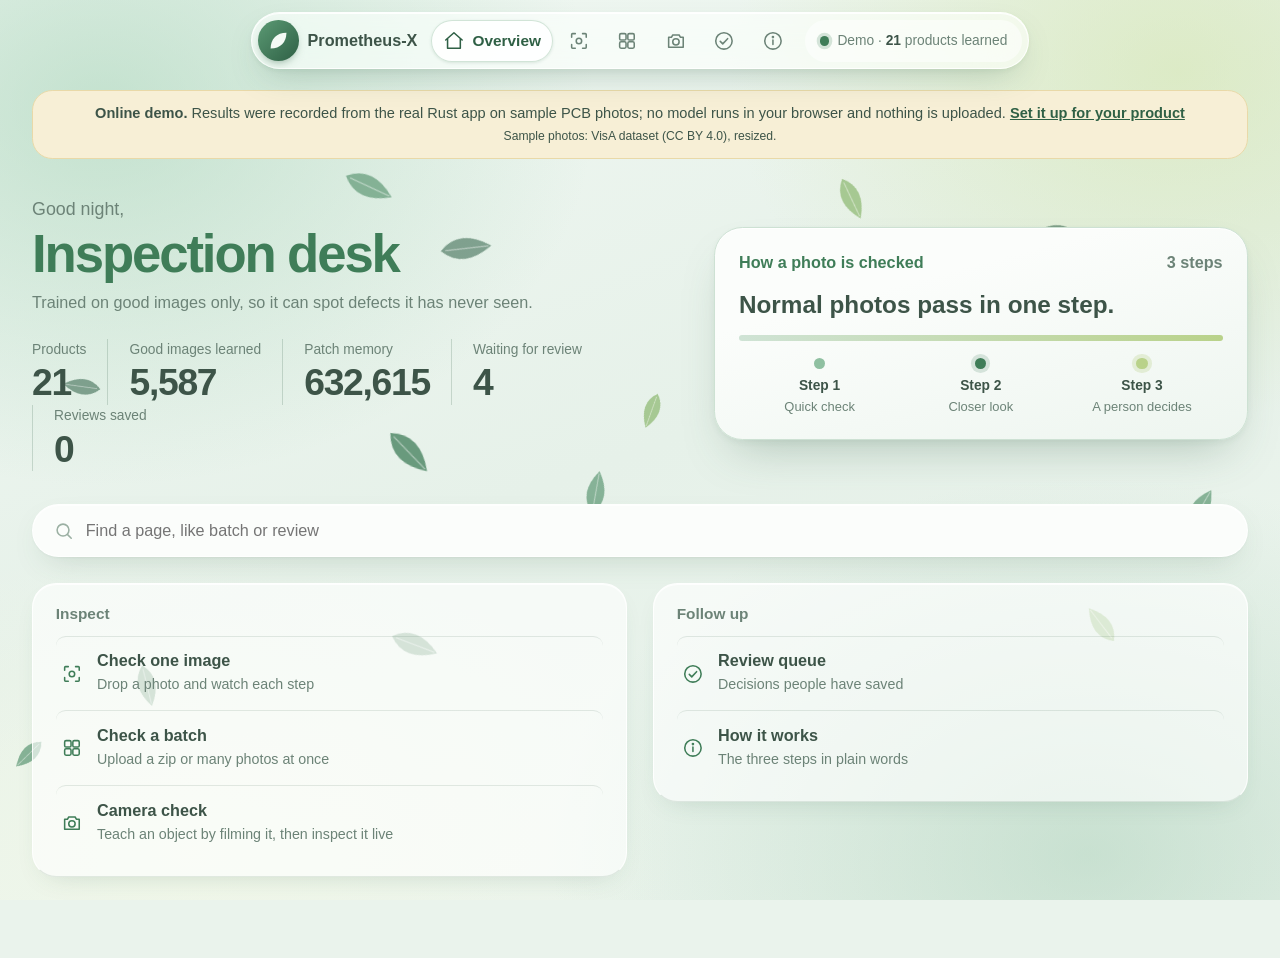
<file: index.html>
<!DOCTYPE html>
<html lang="en">
<head>
  <meta charset="utf-8">
  <meta name="viewport" content="width=device-width, initial-scale=1.0">
  <title>Prometheus-X | Live Demo</title>
  <link rel="stylesheet" href="style.css">
  <link rel="stylesheet" href="demo.css">
</head>
<body>
  <header class="island">
    <a class="brand" href="#/" aria-label="Prometheus-X home">
      <span class="brand-mark"><svg class="icon" viewBox="0 0 24 24" aria-hidden="true"><path d="M3 21C3 10 10 3 21 3c0 11-7 18-18 18z"/></svg></span>
      <b>Prometheus-X</b>
    </a>
    <nav class="tabs" id="tabs">
      <span class="glide" id="glide"></span>
      <a class="tab" href="#/" data-route="/"></a>
      <a class="tab" href="#/check" data-route="/check"></a>
      <a class="tab" href="#/batch" data-route="/batch"></a>
      <a class="tab" href="#/camera" data-route="/camera"></a>
      <a class="tab" href="#/review" data-route="/review"></a>
      <a class="tab" href="#/how" data-route="/how"></a>
    </nav>
    <div class="status-pill" id="status-pill"><i class="status-dot"></i><span>Connecting&hellip;</span></div>
  </header>

  <div class="toasts" id="toasts" aria-live="polite"></div>
  <p class="demo-bar"><b>Online demo.</b> Results were recorded from the real Rust app on sample PCB photos; no model runs in your browser and nothing is uploaded. <a href="https://github.com/neonjava/prometheus-x#set-it-up-for-your-industry">Set it up for your product</a><br><small>Sample photos: VisA dataset (CC BY 4.0), resized.</small></p>
  <main id="view"></main>

  <script src="leaves.js"></script>
  <script type="module" src="js/app.js"></script>
  <script type="module" src="demo.js"></script>
</body>
</html>
</file>
<file: style.css>
/* Prometheus-X UI. Soft light glass in white and green, after the GMU ERP design brief. */
:root {
  --green: #3f7d58;
  --green-deep: #2f6045;
  --green-tint: #e6f1e9;
  --green-line: #cde1d3;
  --green-bar: #8fc0a1;
  --lime: #b9d28a;

  --bg: #eaf3ec;
  --surface: #fbfdfb;
  --surface-2: #eef5ef;
  --surface-3: #dfeae2;
  --border: #d5e4d9;

  --text: #3d5448;
  --text-2: #6c8377;
  --text-3: #9bb0a3;

  --ok: #3f7d58;
  --ok-bg: #e4f1e8;
  --ok-line: #c3dccb;
  --warn: #a98433;
  --warn-bg: #f7efd6;
  --warn-line: #e9d9a8;
  --danger: #b0605a;
  --danger-bg: #f7e7e4;
  --danger-line: #ebcdc8;

  --glass: rgba(255, 255, 255, 0.66);
  --glass-strong: rgba(255, 255, 255, 0.8);
  --glass-line: rgba(255, 255, 255, 0.85);
  --glass-edge: rgba(70, 110, 85, 0.14);
  --glass-shadow: inset 0 1px 0 rgba(255, 255, 255, 0.85), 0 1px 2px rgba(60, 100, 75, 0.05),
    0 12px 32px -14px rgba(60, 100, 75, 0.26);
  --glass-lift: inset 0 1px 0 rgba(255, 255, 255, 0.9), 0 2px 6px rgba(60, 100, 75, 0.07),
    0 24px 48px -20px rgba(60, 100, 75, 0.34);

  --r-xl: 1.75rem;
  --r-lg: 1.25rem;
  --r-md: 0.85rem;
  --r-pill: 999px;

  --ease: cubic-bezier(0.2, 0.8, 0.2, 1);
  --spring: cubic-bezier(0.34, 1.4, 0.64, 1);
}

* { box-sizing: border-box; margin: 0; padding: 0; }
html { font-size: clamp(15px, 12.5px + 0.29vw, 19px); }
[hidden] { display: none !important; }

body {
  min-height: 100vh;
  font-family: -apple-system, BlinkMacSystemFont, "SF Pro Text", "Segoe UI Variable Text", "Segoe UI", Inter, Roboto,
    "Helvetica Neue", Arial, sans-serif;
  line-height: 1.55;
  color: var(--text);
  background: var(--bg);
  overflow-x: hidden;
}

/* Wallpaper: faint mint, lime and white light behind everything. */
body::before {
  content: "";
  position: fixed;
  inset: 0;
  z-index: -2;
  background:
    radial-gradient(55% 60% at 8% 12%, rgba(160, 208, 178, 0.55), transparent 70%),
    radial-gradient(50% 55% at 92% 8%, rgba(207, 226, 160, 0.5), transparent 70%),
    radial-gradient(60% 60% at 85% 95%, rgba(150, 196, 168, 0.42), transparent 70%),
    radial-gradient(55% 50% at 15% 95%, rgba(244, 249, 232, 0.7), transparent 70%),
    linear-gradient(160deg, #f1f8f3 0%, #e6f1e9 50%, #eef6ef 100%);
}

#leaves { position: fixed; inset: 0; width: 100vw; height: 100vh; z-index: -1; pointer-events: none; }

h1 { font-size: 2.1rem; font-weight: 700; letter-spacing: -0.03em; line-height: 1.15; }
button, input, select { font: inherit; color: inherit; }
button { cursor: pointer; }
a { color: var(--green); }

.icon { width: 1.35rem; height: 1.35rem; fill: none; stroke: currentColor; stroke-width: 1.7; stroke-linecap: round; stroke-linejoin: round; flex: none; }

/* ---- island (top navigation) ------------------------------------------ */

.island {
  position: sticky;
  top: 0.75rem;
  z-index: 20;
  display: flex;
  align-items: center;
  gap: 0.35rem;
  width: fit-content;
  max-width: calc(100% - 1rem);
  margin: 0.75rem auto 0;
  padding: 0.4rem;
  border-radius: var(--r-pill);
  background: rgba(255, 255, 255, 0.62);
  backdrop-filter: saturate(180%) blur(24px);
  -webkit-backdrop-filter: saturate(180%) blur(24px);
  border: 1px solid var(--glass-line);
  box-shadow: inset 0 1px 0 rgba(255, 255, 255, 0.9), 0 14px 34px -14px rgba(47, 96, 69, 0.34),
    0 2px 6px rgba(47, 96, 69, 0.06);
}

.brand { display: flex; align-items: center; gap: 0.55rem; padding-right: 0.5rem; font-weight: 650; text-decoration: none; color: var(--text); }
.brand-mark {
  width: 2.5rem;
  height: 2.5rem;
  border-radius: 50%;
  display: grid;
  place-items: center;
  color: #f4faf5;
  background: linear-gradient(135deg, #5b9a74, var(--green-deep));
  box-shadow: 0 4px 10px -4px rgba(47, 96, 69, 0.6);
}
.brand-mark .icon { width: 1.3rem; height: 1.3rem; fill: currentColor; stroke: none; }

.tabs { position: relative; display: flex; gap: 0.15rem; }
.glide {
  position: absolute;
  top: 0;
  bottom: 0;
  left: 0;
  width: 0;
  border-radius: var(--r-pill);
  background: rgba(255, 255, 255, 0.9);
  border: 1px solid rgba(205, 225, 211, 0.9);
  box-shadow: 0 1px 3px rgba(47, 96, 69, 0.14);
  transition: left 0.32s var(--ease), width 0.32s var(--ease);
}
.tab {
  position: relative;
  display: flex;
  align-items: center;
  gap: 0.45rem;
  height: 2.6rem;
  padding: 0 0.75rem;
  border: none;
  border-radius: var(--r-pill);
  background: none;
  color: var(--text-2);
  font-size: 0.95rem;
  font-weight: 600;
  text-decoration: none;
  transition: color 0.2s;
}
.tab span { display: none; }
.tab[aria-current="page"] { color: var(--green-deep); }
.tab[aria-current="page"] span { display: inline; }
.tab:hover { color: var(--green-deep); }

.status-pill {
  display: flex;
  align-items: center;
  gap: 0.5rem;
  height: 2.6rem;
  padding: 0 0.9rem;
  margin-left: 0.2rem;
  border-radius: var(--r-pill);
  background: rgba(255, 255, 255, 0.5);
  font-size: 0.85rem;
  color: var(--text-2);
  white-space: nowrap;
}
.status-dot { width: 0.6rem; height: 0.6rem; border-radius: 50%; background: var(--text-3); box-shadow: 0 0 0 0.2rem rgba(155, 176, 163, 0.25); }
.status-pill.ready .status-dot { background: var(--green); box-shadow: 0 0 0 0.2rem rgba(63, 125, 88, 0.2); }
.status-pill.down .status-dot { background: var(--danger); box-shadow: 0 0 0 0.2rem rgba(176, 96, 90, 0.2); }
.status-pill b { color: var(--text); font-variant-numeric: tabular-nums; }

/* ---- page frame -------------------------------------------------------- */

.page { max-width: 78rem; margin: 0 auto; padding: 2.25rem 1.5rem 5rem; animation: page-in 0.24s var(--ease); }
@keyframes page-in { from { opacity: 0; transform: translateY(10px); } to { opacity: 1; transform: none; } }

.section-label { font-size: 0.95rem; font-weight: 650; color: var(--text-2); margin-bottom: 0.6rem; }
.muted { color: var(--text-2); }
.small { font-size: 0.85rem; }
.num { font-variant-numeric: tabular-nums; }

.grid-2 { display: grid; grid-template-columns: repeat(auto-fit, minmax(22rem, 1fr)); gap: 1.6rem; align-items: start; }

/* ---- glass panels ------------------------------------------------------ */

.panel {
  padding: 1.1rem 1.4rem 1rem;
  border-radius: 1.5rem;
  background: rgba(255, 255, 255, 0.62);
  border: 1px solid var(--glass-line);
  border-bottom-color: var(--glass-edge);
  box-shadow: 0 10px 28px -16px rgba(47, 96, 69, 0.26), inset 0 1px 0 rgba(255, 255, 255, 0.8);
}
.panel > h2 { font-size: 0.95rem; font-weight: 650; color: var(--text-2); margin-bottom: 0.6rem; }

.card {
  padding: 1.35rem 1.5rem;
  border-radius: var(--r-xl);
  background: linear-gradient(165deg, var(--surface) 30%, var(--green-tint) 140%);
  border: 1px solid var(--green-line);
  box-shadow: var(--glass-lift);
}

/* ---- home hero --------------------------------------------------------- */

.hero { display: grid; grid-template-columns: 1.2fr 1fr; gap: 2.5rem; align-items: center; margin-bottom: 2rem; }
.hero small.greet { display: block; font-size: 1.1rem; color: var(--text-2); }
.hero h1.big {
  font-size: clamp(2.3rem, 1.2rem + 2.6vw, 3.7rem);
  font-weight: 750;
  letter-spacing: -0.04em;
  line-height: 1.04;
  color: var(--green);
  margin: 0.2rem 0 0.5rem;
}
.hero p.sub { color: var(--text-2); }

.figures { display: flex; flex-wrap: wrap; margin-top: 1.5rem; }
.figure { padding: 0 1.3rem; border-left: 1px solid rgba(70, 110, 85, 0.22); }
.figure:first-child { padding-left: 0; border-left: none; }
.figure .label { font-size: 0.85rem; color: var(--text-2); }
.figure .value { font-size: 2.3rem; font-weight: 700; letter-spacing: -0.035em; font-variant-numeric: tabular-nums; line-height: 1.2; }
.figure .value.placeholder { color: var(--surface-3); }

.how-card h3 { display: flex; justify-content: space-between; font-size: 1rem; color: var(--green); margin-bottom: 0.9rem; }
.how-card h3 span { color: var(--text-2); font-weight: 600; }
.how-card .headline { font-size: 1.5rem; font-weight: 700; line-height: 1.25; margin: 0.15rem 0 0.9rem; color: var(--text); }
.track { height: 0.4rem; border-radius: var(--r-pill); background: linear-gradient(90deg, #cfe3d5, var(--lime)); margin-bottom: 1rem; }
.dots { display: grid; grid-template-columns: repeat(3, 1fr); text-align: center; }
.dots div { font-size: 0.8rem; color: var(--text-2); }
.dots i { display: block; width: 0.7rem; height: 0.7rem; margin: 0 auto 0.4rem; border-radius: 50%; background: var(--green-bar); }
.dots div:nth-child(2) i { background: var(--green); box-shadow: 0 0 0 0.25rem rgba(63, 125, 88, 0.18); }
.dots div:nth-child(3) i { background: var(--lime); box-shadow: 0 0 0 0.25rem rgba(185, 210, 138, 0.3); }
.dots b { display: block; color: var(--text); font-size: 0.85rem; }

.search {
  display: flex;
  align-items: center;
  gap: 0.7rem;
  height: 3.3rem;
  margin-bottom: 1.6rem;
  padding: 0 1.2rem;
  border-radius: var(--r-pill);
  background: var(--surface);
  border: 1px solid var(--glass-line);
  box-shadow: var(--glass-shadow);
  color: var(--text-3);
}
.search input { flex: 1; border: none; background: none; outline: none; color: var(--text); font-size: 1rem; }
.search.small { height: 2.6rem; margin: 0; min-width: 14rem; }
.search.small input { font-size: 0.9rem; }

/* directory rows */
.rows .row-link {
  display: flex;
  align-items: center;
  gap: 0.9rem;
  padding: 0.85rem 0.3rem;
  color: inherit;
  text-decoration: none;
  border-top: 1px solid rgba(70, 110, 85, 0.14);
  border-radius: 0.6rem;
  transition: background 0.2s;
}
.rows .row-link:first-child { border-top: none; }
.rows .row-link .icon { color: var(--green); width: 1.35rem; height: 1.35rem; }
.rows .row-link b { display: block; line-height: 1.3; }
.rows .row-link span.note { font-size: 0.88rem; color: var(--text-2); }
.rows .row-link .chev { margin-left: auto; opacity: 0; transform: translateX(-6px); transition: all 0.25s var(--ease); color: var(--text-3); }
.rows .row-link:hover { background: rgba(255, 255, 255, 0.55); }
.rows .row-link:hover .chev { opacity: 1; transform: none; }

/* ---- buttons, fields, tags -------------------------------------------- */

.btn {
  display: inline-flex;
  align-items: center;
  justify-content: center;
  gap: 0.45rem;
  padding: 0.6rem 1.25rem;
  border-radius: var(--r-pill);
  border: 1px solid rgba(120, 160, 135, 0.4);
  background: linear-gradient(#ffffff, #f1f7f2);
  box-shadow: inset 0 1px 0 #fff, 0 1px 2px rgba(47, 96, 69, 0.08);
  font-size: 0.95rem;
  font-weight: 600;
  color: var(--green-deep);
  text-decoration: none;
  transition: transform 0.18s var(--spring), box-shadow 0.2s, filter 0.2s;
}
.btn:hover:not(:disabled) { transform: translateY(-1px); box-shadow: inset 0 1px 0 #fff, 0 6px 14px -6px rgba(47, 96, 69, 0.35); }
.btn:active:not(:disabled) { transform: scale(0.96); }
.btn:disabled { opacity: 0.5; cursor: not-allowed; }
.btn.primary { background: linear-gradient(135deg, #5b9a74, var(--green-deep)); border-color: rgba(47, 96, 69, 0.6); color: #f4faf5; }
.btn.danger { color: var(--danger); }
.btn.sm { padding: 0.35rem 0.9rem; font-size: 0.85rem; }
.btn.block { width: 100%; }
.btn .icon { width: 1.1rem; height: 1.1rem; }

.field {
  padding: 0.55rem 0.95rem;
  border-radius: var(--r-md);
  border: 1px solid rgba(120, 160, 135, 0.4);
  background: rgba(255, 255, 255, 0.7);
  box-shadow: inset 0 1px 2px rgba(47, 96, 69, 0.06);
  outline: none;
}
.field:focus { border-color: var(--green); box-shadow: 0 0 0 0.22rem rgba(63, 125, 88, 0.2); }

.tag { display: inline-block; padding: 0.1rem 0.6rem; border-radius: var(--r-pill); font-size: 0.78rem; font-weight: 650; background: var(--green-tint); color: var(--green-deep); }
.tag.ok { background: var(--ok-bg); color: var(--ok); }
.tag.warn { background: var(--warn-bg); color: var(--warn); }
.tag.danger { background: var(--danger-bg); color: var(--danger); }
.tag.grey { background: var(--surface-3); color: var(--text-2); }

/* segmented control */
.segmented { display: inline-flex; gap: 0.15rem; padding: 0.25rem; border-radius: var(--r-pill); background: rgba(255, 255, 255, 0.55); border: 1px solid var(--glass-line); box-shadow: var(--glass-shadow); flex-wrap: wrap; }
.segmented button { display: flex; align-items: center; gap: 0.4rem; padding: 0.35rem 0.85rem; border: none; border-radius: var(--r-pill); background: none; color: var(--text-2); font-size: 0.88rem; font-weight: 600; }
.segmented button em { font-style: normal; font-size: 0.78rem; color: var(--text-3); font-variant-numeric: tabular-nums; }
.segmented button[aria-pressed="true"] { background: #fff; color: var(--green-deep); box-shadow: 0 1px 3px rgba(47, 96, 69, 0.16); }

/* ---- upload zone ------------------------------------------------------- */

.dropzone {
  display: grid;
  place-items: center;
  gap: 0.4rem;
  padding: 1.7rem 1rem;
  text-align: center;
  border: 2px dashed #8fbea0;
  border-radius: 1.1rem;
  background: var(--green-tint);
  color: var(--green-deep);
  cursor: pointer;
  transition: background 0.15s, border-color 0.15s;
}
.dropzone .icon { width: 1.9rem; height: 1.9rem; }
.dropzone:hover, .dropzone.over { background: #d6e9db; border-color: var(--green); }
.dropzone small { color: var(--text-2); }
.hidden-input { display: none; }

/* ---- check image page -------------------------------------------------- */

.preview-wrap { position: relative; margin-top: 1rem; line-height: 0; }
.preview-wrap img { width: 100%; border-radius: 0.9rem; border: 1px solid var(--border); }
.preview-wrap canvas { position: absolute; inset: 0; width: 100%; height: 100%; pointer-events: none; }
.check-row { display: flex; align-items: center; gap: 0.5rem; margin-top: 0.6rem; font-size: 0.85rem; color: var(--text-2); }

.console {
  height: 22rem;
  overflow-y: auto;
  padding: 0.8rem 0.9rem;
  border-radius: 0.9rem;
  border: 1px solid var(--green-line);
  background: rgba(230, 241, 233, 0.75);
  font: 0.8rem/1.65 ui-monospace, Menlo, Consolas, monospace;
  color: #41614f;
}
.console.short { height: 13rem; }
.console .t { color: var(--text-2); }
.console .ok { color: var(--ok); }
.console .warn { color: var(--warn); }
.console .bad { color: var(--danger); }

.banner { padding: 0.95rem 1.1rem; border-radius: 1rem; font-weight: 700; font-size: 1.1rem; }
.banner small { display: block; margin-top: 0.2rem; font-size: 0.85rem; font-weight: 400; opacity: 0.85; }
.banner.Good { background: var(--ok-bg); color: var(--ok); }
.banner.Defect { background: var(--danger-bg); color: var(--danger); }
.banner.Uncertain { background: var(--warn-bg); color: var(--warn); }

.facts { margin-top: 0.9rem; display: grid; gap: 0.4rem; font-size: 0.9rem; }
.facts .fact { display: flex; justify-content: space-between; gap: 1rem; }
.facts .fact span:last-child { color: var(--text-2); text-align: right; font-variant-numeric: tabular-nums; }

.notice { margin-top: 0.9rem; padding: 0.65rem 0.9rem; border-radius: 0.8rem; font-size: 0.88rem; background: var(--warn-bg); color: var(--warn); border: 1px solid var(--warn-line); }
.notice.danger { background: var(--danger-bg); color: var(--danger); border-color: var(--danger-line); }

.review-box { margin-top: 1rem; padding-top: 0.9rem; border-top: 1px solid var(--border); }
.review-box p { margin-bottom: 0.6rem; font-size: 0.9rem; }
.actions { display: flex; gap: 0.5rem; flex-wrap: wrap; }
.actions .btn { flex: 1; }

/* ---- batch dashboard --------------------------------------------------- */

.page-head { display: flex; align-items: flex-end; justify-content: space-between; gap: 1rem; flex-wrap: wrap; margin-bottom: 1.4rem; }
.page-head h1 { color: var(--green-deep); }
.page-head p { color: var(--text-2); margin-top: 0.2rem; }

.progress { margin-top: 1rem; }
.progress .bar { height: 0.55rem; border-radius: var(--r-pill); background: var(--surface-3); overflow: hidden; }
.progress .bar i { display: block; height: 100%; width: 0; border-radius: inherit; background: linear-gradient(90deg, var(--green-bar), var(--green)); transition: width 0.4s var(--ease); }
.progress .meta { display: flex; justify-content: space-between; margin-top: 0.45rem; font-size: 0.85rem; color: var(--text-2); font-variant-numeric: tabular-nums; }

.tiles { display: grid; grid-template-columns: repeat(auto-fit, minmax(9.5rem, 1fr)); gap: 0.9rem; margin: 1.5rem 0 1.1rem; }
.tile {
  text-align: left;
  padding: 0.85rem 1rem;
  border-radius: 1.1rem;
  border: 1px solid var(--glass-line);
  border-bottom-color: var(--glass-edge);
  background: rgba(255, 255, 255, 0.62);
  box-shadow: 0 10px 24px -16px rgba(47, 96, 69, 0.3);
  transition: transform 0.2s var(--spring), box-shadow 0.2s;
}
.tile:hover { transform: translateY(-2px); }
.tile .label { display: flex; align-items: center; gap: 0.4rem; font-size: 0.85rem; color: var(--text-2); }
.tile .label i { width: 0.6rem; height: 0.6rem; border-radius: 50%; background: var(--text-3); }
.tile .value { font-size: 2rem; font-weight: 700; letter-spacing: -0.03em; font-variant-numeric: tabular-nums; line-height: 1.25; }
.tile.ok .label i { background: var(--ok); } .tile.ok .value { color: var(--ok); }
.tile.review .label i { background: #d3a94a; } .tile.review .value { color: var(--warn); }
.tile.defect .label i { background: var(--danger); } .tile.defect .value { color: var(--danger); }
.tile.shift .label i { background: transparent; border: 2px solid #d3a94a; }
.tile[aria-pressed="true"] { background: #fff; box-shadow: 0 0 0 2px var(--green), 0 14px 28px -16px rgba(47, 96, 69, 0.4); }

.toolbar { display: flex; flex-wrap: wrap; align-items: center; gap: 0.7rem; margin-bottom: 1.1rem; }
.toolbar .spacer { flex: 1; }
.toolbar select.field { padding: 0.45rem 0.8rem; font-size: 0.88rem; }

.cards { display: grid; grid-template-columns: repeat(auto-fill, minmax(12.5rem, 1fr)); gap: 0.9rem; }
.thumb-card {
  position: relative;
  text-align: left;
  padding: 0.45rem 0.45rem 0.7rem;
  border-radius: 1.1rem;
  border: 2px solid var(--glass-line);
  background: rgba(255, 255, 255, 0.7);
  box-shadow: 0 10px 24px -16px rgba(47, 96, 69, 0.3);
  transition: transform 0.2s var(--spring), box-shadow 0.2s;
  content-visibility: auto;
  contain-intrinsic-size: 14rem;
}
.thumb-card:hover { transform: translateY(-2px); box-shadow: 0 16px 30px -16px rgba(47, 96, 69, 0.4); }
.thumb-card.ok { border-color: var(--ok-line); }
.thumb-card.review { border-color: var(--warn-line); background: rgba(255, 252, 240, 0.8); }
.thumb-card.defect { border-color: var(--danger-line); background: rgba(255, 246, 244, 0.85); }
.thumb-card.error { border-color: var(--surface-3); background: rgba(238, 244, 240, 0.9); }
.thumb-card.selected { box-shadow: 0 0 0 3px var(--green); }
.thumb-card .img { position: relative; aspect-ratio: 4 / 3; border-radius: 0.8rem; overflow: hidden; background: var(--surface-3); }
.thumb-card img { width: 100%; height: 100%; object-fit: cover; display: block; }
.thumb-card .err-text { display: grid; place-items: center; height: 100%; padding: 0.6rem; text-align: center; font-size: 0.78rem; color: var(--text-2); }
.thumb-card .badge { position: absolute; top: 0.4rem; left: 0.4rem; }
.thumb-card .shift-dot { position: absolute; top: 0.45rem; right: 0.45rem; width: 0.8rem; height: 0.8rem; border-radius: 50%; border: 2px solid #d3a94a; background: #fff8e1; }
.thumb-card .pick { position: absolute; bottom: 0.4rem; right: 0.4rem; width: 1.5rem; height: 1.5rem; border-radius: 50%; border: 2px solid #fff; background: rgba(61, 84, 72, 0.35); display: grid; place-items: center; color: #fff; opacity: 0; transition: opacity 0.15s; }
.thumb-card:hover .pick, .thumb-card.selected .pick { opacity: 1; }
.thumb-card.selected .pick { background: var(--green); }
.thumb-card .pick .icon { width: 0.9rem; height: 0.9rem; stroke-width: 2.4; }
.thumb-card .name { margin: 0.5rem 0.3rem 0; font-size: 0.85rem; font-weight: 600; overflow: hidden; text-overflow: ellipsis; white-space: nowrap; }
.thumb-card .meta { margin: 0 0.3rem; font-size: 0.78rem; color: var(--text-2); display: flex; justify-content: space-between; gap: 0.4rem; font-variant-numeric: tabular-nums; }

.empty { padding: 2.5rem 1rem; text-align: center; color: var(--text-2); }
.more { margin: 1.4rem auto 0; display: block; }

.bulkbar {
  position: fixed;
  left: 50%;
  bottom: 1.2rem;
  z-index: 25;
  transform: translateX(-50%);
  display: flex;
  align-items: center;
  gap: 0.6rem;
  padding: 0.5rem 0.6rem 0.5rem 1.1rem;
  border-radius: var(--r-pill);
  background: rgba(255, 255, 255, 0.92);
  border: 1px solid var(--glass-line);
  box-shadow: var(--glass-lift);
  font-size: 0.9rem;
  animation: pop 0.25s var(--spring);
}
@keyframes pop { from { opacity: 0; transform: translate(-50%, 12px); } to { opacity: 1; transform: translate(-50%, 0); } }

/* ---- drawer (detail) --------------------------------------------------- */

.backdrop { position: fixed; inset: 0; z-index: 40; background: rgba(61, 84, 72, 0.28); backdrop-filter: blur(3px); display: grid; place-items: center; padding: 1rem; animation: fade 0.2s; }
@keyframes fade { from { opacity: 0; } to { opacity: 1; } }
.drawer {
  position: relative;
  width: min(66rem, 100%);
  max-height: calc(100vh - 2rem);
  overflow-y: auto;
  padding: 1.4rem;
  border-radius: var(--r-xl);
  background: #f9fcf9;
  border: 1px solid var(--green-line);
  box-shadow: var(--glass-lift);
  animation: rise 0.28s var(--spring);
}
@keyframes rise { from { opacity: 0; transform: translateY(18px) scale(0.97); } to { opacity: 1; transform: none; } }
.drawer-head { display: flex; align-items: center; gap: 0.7rem; margin-bottom: 1rem; }
.drawer-head h2 { font-size: 1.15rem; overflow: hidden; text-overflow: ellipsis; white-space: nowrap; flex: 1; }
.round { width: 2.3rem; height: 2.3rem; padding: 0; border-radius: 50%; }
.drawer-body { display: grid; grid-template-columns: 1.1fr 1fr; gap: 1.4rem; align-items: start; }
@media (max-width: 860px) { .drawer-body { grid-template-columns: 1fr; } }

/* ---- review page table ------------------------------------------------- */

.table { border-radius: var(--r-lg); overflow: hidden; background: rgba(255, 255, 255, 0.62); border: 1px solid var(--glass-line); box-shadow: var(--glass-shadow); }
.table table { width: 100%; border-collapse: collapse; }
.table th { padding: 0.7rem 1rem; text-align: left; font-size: 0.85rem; font-weight: 650; color: var(--text-2); background: rgba(255, 255, 255, 0.45); }
.table td { padding: 0.7rem 1rem; border-top: 1px solid rgba(70, 110, 85, 0.12); font-size: 0.92rem; }
.table tr:hover td { background: rgba(255, 255, 255, 0.5); }

/* ---- how it works ------------------------------------------------------ */

.flow-img { width: 100%; border-radius: var(--r-lg); border: 1px solid var(--glass-line); background: #fff; box-shadow: var(--glass-shadow); }
.steps { display: grid; gap: 1rem; margin-top: 1.4rem; counter-reset: step; }
.step { position: relative; padding: 1rem 1.2rem 1rem 3.6rem; border-radius: 1.2rem; background: rgba(255, 255, 255, 0.62); border: 1px solid var(--glass-line); box-shadow: var(--glass-shadow); }
.step::before { counter-increment: step; content: counter(step); position: absolute; left: 1rem; top: 1rem; width: 1.9rem; height: 1.9rem; border-radius: 50%; display: grid; place-items: center; background: var(--green); color: #f4faf5; font-weight: 700; }
.step b { display: block; margin-bottom: 0.15rem; }
.step p { color: var(--text-2); font-size: 0.92rem; }

/* ---- toasts ------------------------------------------------------------ */

.toasts { position: fixed; top: 4.9rem; left: 50%; z-index: 30; transform: translateX(-50%); width: min(34rem, calc(100% - 2rem)); display: grid; gap: 0.5rem; pointer-events: none; }
.toast { pointer-events: auto; display: flex; align-items: center; gap: 0.7rem; padding: 0.7rem 1rem; border-radius: 1.1rem; background: #fcfefc; border: 1px solid var(--green-line); box-shadow: var(--glass-lift); font-size: 0.92rem; animation: drop 0.3s var(--spring); }
.toast i { width: 0.65rem; height: 0.65rem; border-radius: 50%; background: var(--green); flex: none; }
.toast.error i { background: var(--danger); }
@keyframes drop { from { opacity: 0; transform: translateY(-14px); } to { opacity: 1; transform: none; } }

/* ---- phone ------------------------------------------------------------- */

@media (max-width: 1150px) { .brand b, .status-pill .long { display: none; } }
@media (max-width: 900px) { .hero { grid-template-columns: 1fr; gap: 1.5rem; } }

@media (max-width: 720px) {
  .island { position: static; width: auto; margin: 0.6rem 0.6rem 0; border-radius: 1.2rem; justify-content: space-between; backdrop-filter: none; background: rgba(255, 255, 255, 0.8); }
  .tabs {
    position: fixed;
    left: 0.6rem;
    right: 0.6rem;
    bottom: calc(0.6rem + env(safe-area-inset-bottom));
    z-index: 22;
    padding: 0.3rem;
    border-radius: var(--r-pill);
    background: rgba(255, 255, 255, 0.94);
    backdrop-filter: blur(18px);
    border: 1px solid var(--glass-line);
    box-shadow: var(--glass-lift);
  }
  .tab { flex: 1; justify-content: center; padding: 0; }
  .tab[aria-current="page"] span { display: none; }
  .page { padding: 1.4rem 1rem calc(6.5rem + env(safe-area-inset-bottom)); }
  .figure { padding: 0 0.9rem; }
  .figure .value { font-size: 1.8rem; }
  input, select, .field { font-size: 16px; }
  .grid-2 { grid-template-columns: 1fr; }
  .toasts { top: 4.2rem; }
  .bulkbar { bottom: 5.4rem; flex-wrap: wrap; justify-content: center; width: calc(100% - 1.2rem); border-radius: 1.2rem; }
}

@media (prefers-reduced-motion: reduce) {
  *, *::before, *::after { animation: none !important; transition: none !important; }
}

/* ---- photo viewer and reasons ------------------------------------------ */

.heat-controls { display: flex; flex-wrap: wrap; align-items: center; justify-content: space-between; gap: 0.6rem; margin-top: 0.7rem; }
.heat-controls label { display: flex; align-items: center; gap: 0.5rem; font-size: 0.85rem; color: var(--text-2); }
.heat-controls input { accent-color: var(--green); }

.why { margin-top: 1rem; padding: 1rem 1.15rem; border-radius: 1.1rem; background: rgba(255, 255, 255, 0.7); border: 1px solid var(--green-line); }
.why h3 { font-size: 0.95rem; color: var(--green-deep); margin-bottom: 0.45rem; }
.why ul { padding-left: 1.1rem; font-size: 0.9rem; }
.why li { margin-bottom: 0.2rem; }
.spots { display: grid; grid-template-columns: repeat(auto-fill, minmax(8.5rem, 1fr)); gap: 0.7rem; margin-top: 0.8rem; }
.spot { border-radius: 0.9rem; overflow: hidden; background: var(--surface); border: 1px solid var(--danger-line); }
.spot canvas { display: block; width: 100%; height: auto; }
.spot figcaption { display: grid; padding: 0.45rem 0.65rem 0.55rem; font-size: 0.78rem; color: var(--text-2); }
.spot figcaption b { color: var(--danger); }
.why-note { margin-top: 0.7rem; font-size: 0.8rem; color: var(--text-2); }

/* ---- confirm sheet ----------------------------------------------------- */

.sheet { width: min(26rem, 100%); padding: 1.3rem 1.4rem; border-radius: var(--r-xl); background: #f9fcf9; border: 1px solid var(--green-line); box-shadow: var(--glass-lift); animation: rise 0.25s var(--spring); }
.sheet p { margin-bottom: 1rem; }
.sheet .actions { justify-content: flex-end; }
.sheet .actions .btn { flex: 0; white-space: nowrap; }
.btn.danger.solid { background: var(--danger-bg); border-color: var(--danger-line); }

/* ---- products ----------------------------------------------------------- */

.banner.Unknown { background: var(--surface-3); color: var(--text); }
.thumb-card.unknown { border-color: var(--surface-3); background: rgba(238, 244, 240, 0.9); }

/* ---- review popup ------------------------------------------------------- */

.drawer.peek { width: min(34rem, 100%); }
tr.clickable { cursor: pointer; }
.link-button { border: none; background: none; padding: 0; font-weight: 700; text-decoration: underline; color: var(--green-deep); }

/* ---- camera ------------------------------------------------------------- */

.stage { position: relative; display: grid; place-items: center; overflow: hidden; aspect-ratio: 1; border-radius: 1.1rem; background: var(--surface-3); }
.stage video, .stage img { width: 100%; height: 100%; object-fit: cover; }
.stage canvas { position: absolute; pointer-events: none; }
.stage .guide { position: absolute; width: 86%; height: 86%; border: 2px dashed rgba(255, 255, 255, 0.9); border-radius: 0.8rem; box-shadow: 0 0 0 1px rgba(47, 96, 69, 0.45); pointer-events: none; }
.stage .guide.full { width: 100%; height: 100%; border: none; box-shadow: none; }
.stage-note { position: absolute; max-width: 80%; padding: 0.6rem 1rem; border-radius: 0.8rem; background: rgba(255, 255, 255, 0.9); text-align: center; font-size: 0.9rem; }
#verdict { margin-top: 0.8rem; text-align: center; }
@media (max-width: 720px) { .tab { min-width: 0; } }
</file>
<file: demo.css>
/* Demo-only styles, on top of the app's own tokens. */
.demo-bar { max-width: 75rem; margin: 1.25rem auto 0; padding: 0.7rem 1.2rem; text-align: center; font-size: 0.9rem;
  border-radius: var(--r-lg); background: var(--warn-bg); border: 1px solid var(--warn-line); color: var(--text); }
.demo-bar a { color: var(--green-deep); font-weight: 650; }
.demo-samples { margin: 0.9rem 0; }
.demo-strip { display: flex; flex-wrap: wrap; gap: 0.4rem; padding: 0.4rem 0; }
.demo-strip button { padding: 0; border: 2px solid var(--green-line); border-radius: var(--r-md); background: none; cursor: pointer; overflow: hidden; }
.demo-strip button:hover, .demo-strip button:focus-visible { border-color: var(--green); }
.demo-strip img { display: block; width: 3.4rem; height: 3.4rem; object-fit: cover; }
@media (max-width: 40rem) { .demo-bar { margin-inline: 1rem; } }
</file>
